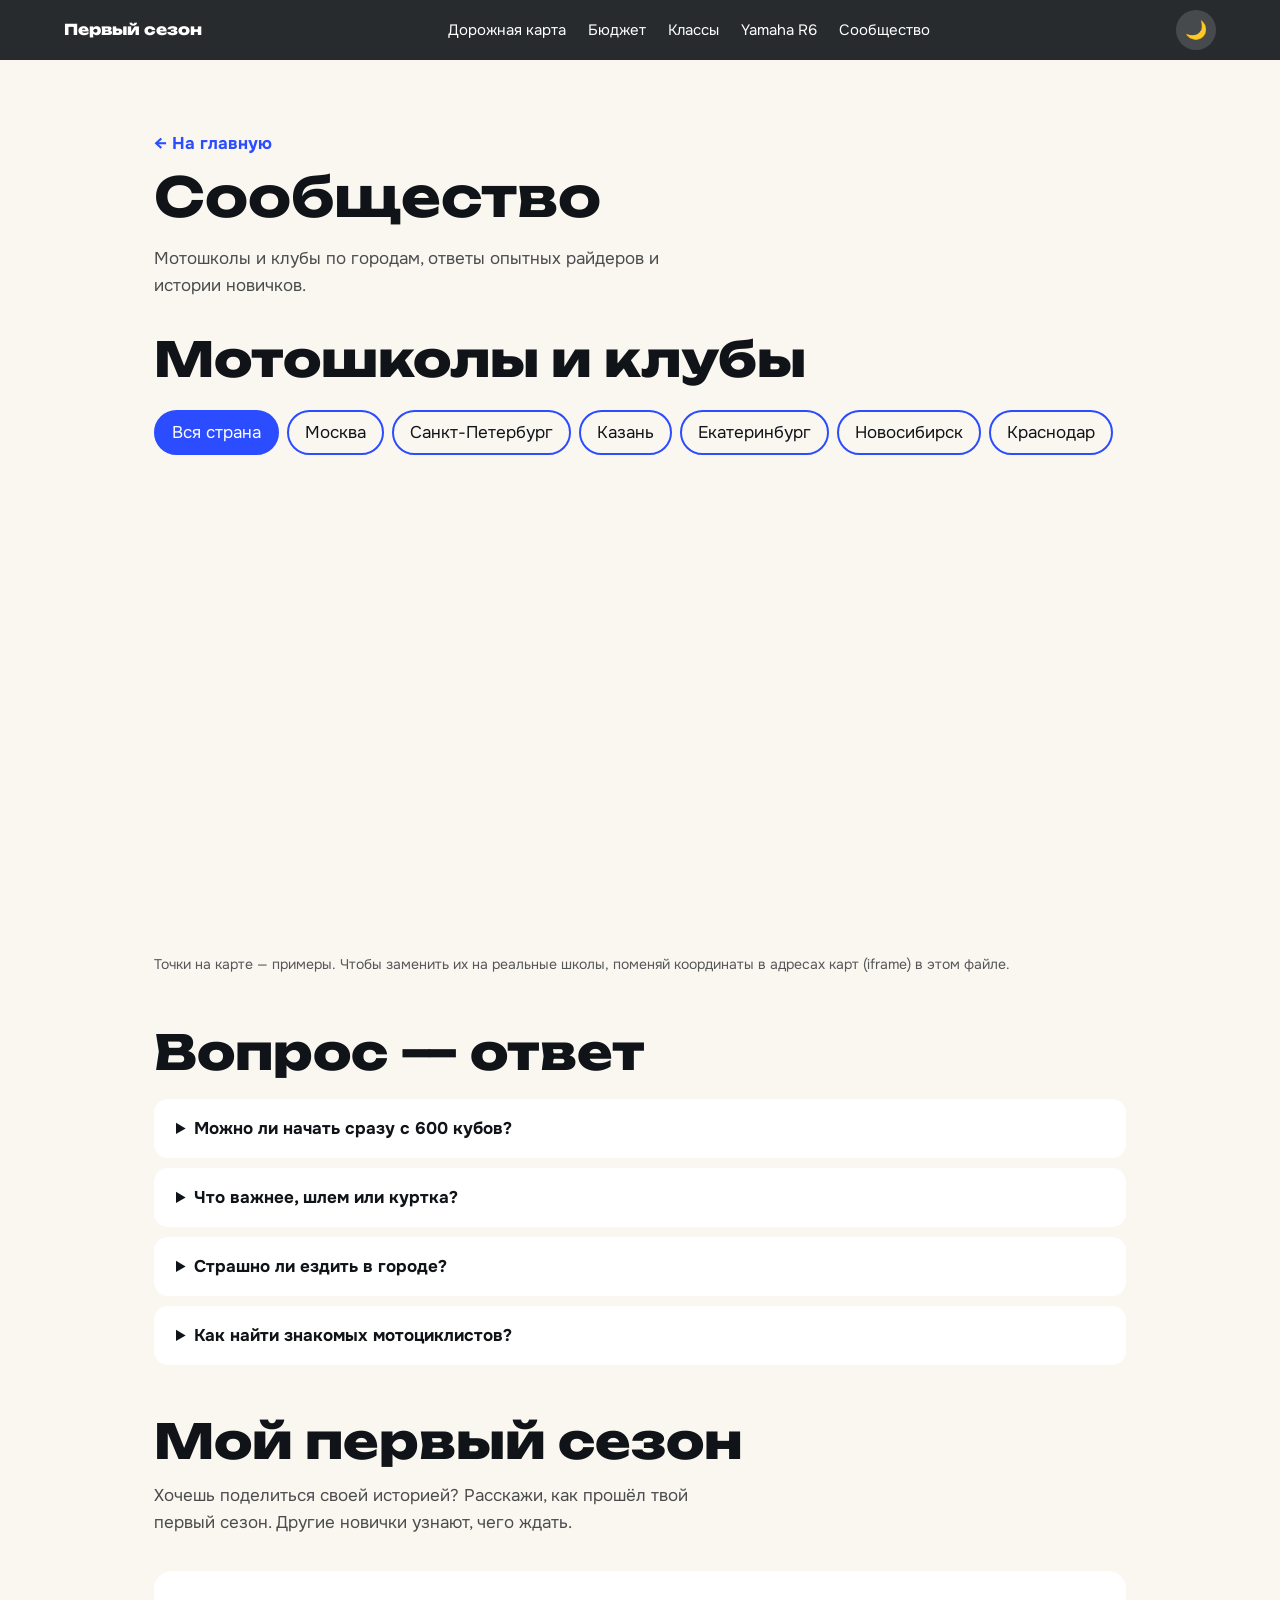
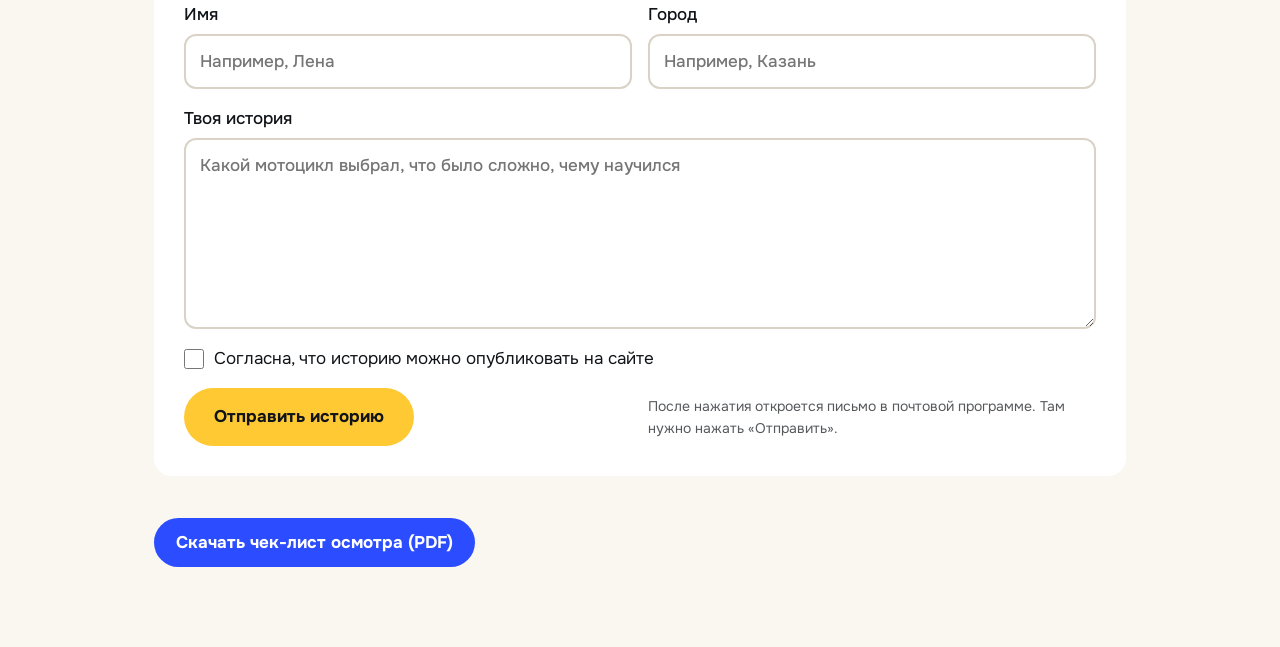
<file: community.html>
<!DOCTYPE html>
<html lang="ru">

<head>
  <meta charset="UTF-8">
  <meta name="viewport" content="width=device-width, initial-scale=1">
  <link
    href="https://fonts.googleapis.com/css2?family=Onest:wght@400;500;700&family=Unbounded:wght@500;800&display=swap"
    rel="stylesheet">
  <link rel="stylesheet" href="css/style.css">
  <title>Сообщество — Первый сезон</title>
</head>

<body>
  <input type="checkbox" id="themeSwitch" class="sr" aria-label="Тёмная тема">
  <header class="nav solid"><a class="logo" href="index.html">Первый сезон</a>
    <nav><a href="index.html#road">Дорожная карта</a><a href="index.html#budget">Бюджет</a><a
        href="index.html#classes">Классы</a><a href="index.html#r6">Yamaha R6</a><a href="community.html">Сообщество</a>
    </nav><label class="tg" for="themeSwitch" aria-label="Сменить тему"><span class="m">🌙</span><span
        class="s">☀️</span></label>
  </header>
  <main class="page wide-page">
    <a class="crumb" href="index.html">← На главную</a>
    <h1>Сообщество</h1>
    <p class="lead">Мотошколы и клубы по городам, ответы опытных райдеров и истории новичков.</p>
    <h2>Мотошколы и клубы</h2>
    <div class="mapbox">
      <div class="chips"><input type="radio" name="city" id="c0" class="sr" checked><label for="c0">Вся
          страна</label><input type="radio" name="city" id="c1" class="sr"><label for="c1">Москва</label><input
          type="radio" name="city" id="c2" class="sr"><label for="c2">Санкт-Петербург</label><input type="radio"
          name="city" id="c3" class="sr"><label for="c3">Казань</label><input type="radio" name="city" id="c4"
          class="sr"><label for="c4">Екатеринбург</label><input type="radio" name="city" id="c5" class="sr"><label
          for="c5">Новосибирск</label><input type="radio" name="city" id="c6" class="sr"><label
          for="c6">Краснодар</label></div>
      <iframe id="all" src="https://www.openstreetmap.org/export/embed.html?bbox=20%2C43%2C100%2C68&amp;layer=mapnik"
        title="Карта: Вся страна" loading="lazy"></iframe>
      <iframe id="msk"
        src="https://www.openstreetmap.org/export/embed.html?bbox=37.3673%2C55.6358%2C37.8673%2C55.8758&amp;layer=mapnik&amp;marker=55.7558%2C37.6173"
        title="Карта: Москва" loading="lazy"></iframe>
      <iframe id="spb"
        src="https://www.openstreetmap.org/export/embed.html?bbox=30.0851%2C59.8143%2C30.5851%2C60.0543&amp;layer=mapnik&amp;marker=59.9343%2C30.3351"
        title="Карта: Санкт-Петербург" loading="lazy"></iframe>
      <iframe id="kzn"
        src="https://www.openstreetmap.org/export/embed.html?bbox=48.8564%2C55.6761%2C49.3564%2C55.9161&amp;layer=mapnik&amp;marker=55.7961%2C49.1064"
        title="Карта: Казань" loading="lazy"></iframe>
      <iframe id="ekb"
        src="https://www.openstreetmap.org/export/embed.html?bbox=60.3557%2C56.7189%2C60.8557%2C56.9589&amp;layer=mapnik&amp;marker=56.8389%2C60.6057"
        title="Карта: Екатеринбург" loading="lazy"></iframe>
      <iframe id="nsk"
        src="https://www.openstreetmap.org/export/embed.html?bbox=82.6857%2C54.8884%2C83.1857%2C55.1284&amp;layer=mapnik&amp;marker=55.0084%2C82.9357"
        title="Карта: Новосибирск" loading="lazy"></iframe>
      <iframe id="krd"
        src="https://www.openstreetmap.org/export/embed.html?bbox=38.7253%2C44.9155%2C39.2253%2C45.1555&amp;layer=mapnik&amp;marker=45.0355%2C38.9753"
        title="Карта: Краснодар" loading="lazy"></iframe>
    </div>
    <p class="note">Точки на карте — примеры. Чтобы заменить их на реальные школы, поменяй координаты в адресах карт
      (iframe) в этом файле.</p>
    <h2 style="margin-top:50px">Вопрос — ответ</h2>
    <div class="qa">
      <details>
        <summary>Можно ли начать сразу с 600 кубов?</summary>
        <p>Технически можно, но риск ошибки выше. Начни с 250–400 см³ и через сезон решай, нужен ли тебе больше.</p>
      </details>
      <details>
        <summary>Что важнее, шлем или куртка?</summary>
        <p>Шлем. Но экипировка работает только вся вместе: шлем, перчатки, куртка, штаны, ботинки.</p>
      </details>
      <details>
        <summary>Страшно ли ездить в городе?</summary>
        <p>Сначала да. Тренируйся на площадке и тихих улицах, и страх превратится в внимательность.</p>
      </details>
      <details>
        <summary>Как найти знакомых мотоциклистов?</summary>
        <p>Загляни в местный клуб, на открытие сезона или в мотошколу. Новичкам там обычно рады.</p>
      </details>
    </div>
    <h2>Мой первый сезон</h2>
    <p class="lead">Хочешь поделиться своей историей? Расскажи, как прошёл твой первый сезон. Другие новички узнают,
      чего ждать.</p>
    <form class="story" action="mailto:urtican2007@gmail.com" method="post" enctype="text/plain">
      <label>Имя<input name="name" required maxlength="40" placeholder="Например, Лена"></label>
      <label>Город<input name="city" maxlength="40" placeholder="Например, Казань"></label>
      <label class="full">Твоя история<textarea name="story" required minlength="30" maxlength="1500" rows="6"
          placeholder="Какой мотоцикл выбрал, что было сложно, чему научился"></textarea></label>
      <label class="full chk"><input type="checkbox" name="ok" required> Согласна, что историю можно опубликовать на
        сайте</label>
      <button class="btn" type="submit">Отправить историю</button>
      <p class="note">После нажатия откроется письмо в почтовой программе. Там нужно нажать «Отправить».</p>
    </form>
    <a class="btn small" href="assets/checklist-osmotra.pdf" download>Скачать чек-лист осмотра (PDF)</a>
  </main>
</body>

</html>
</file>
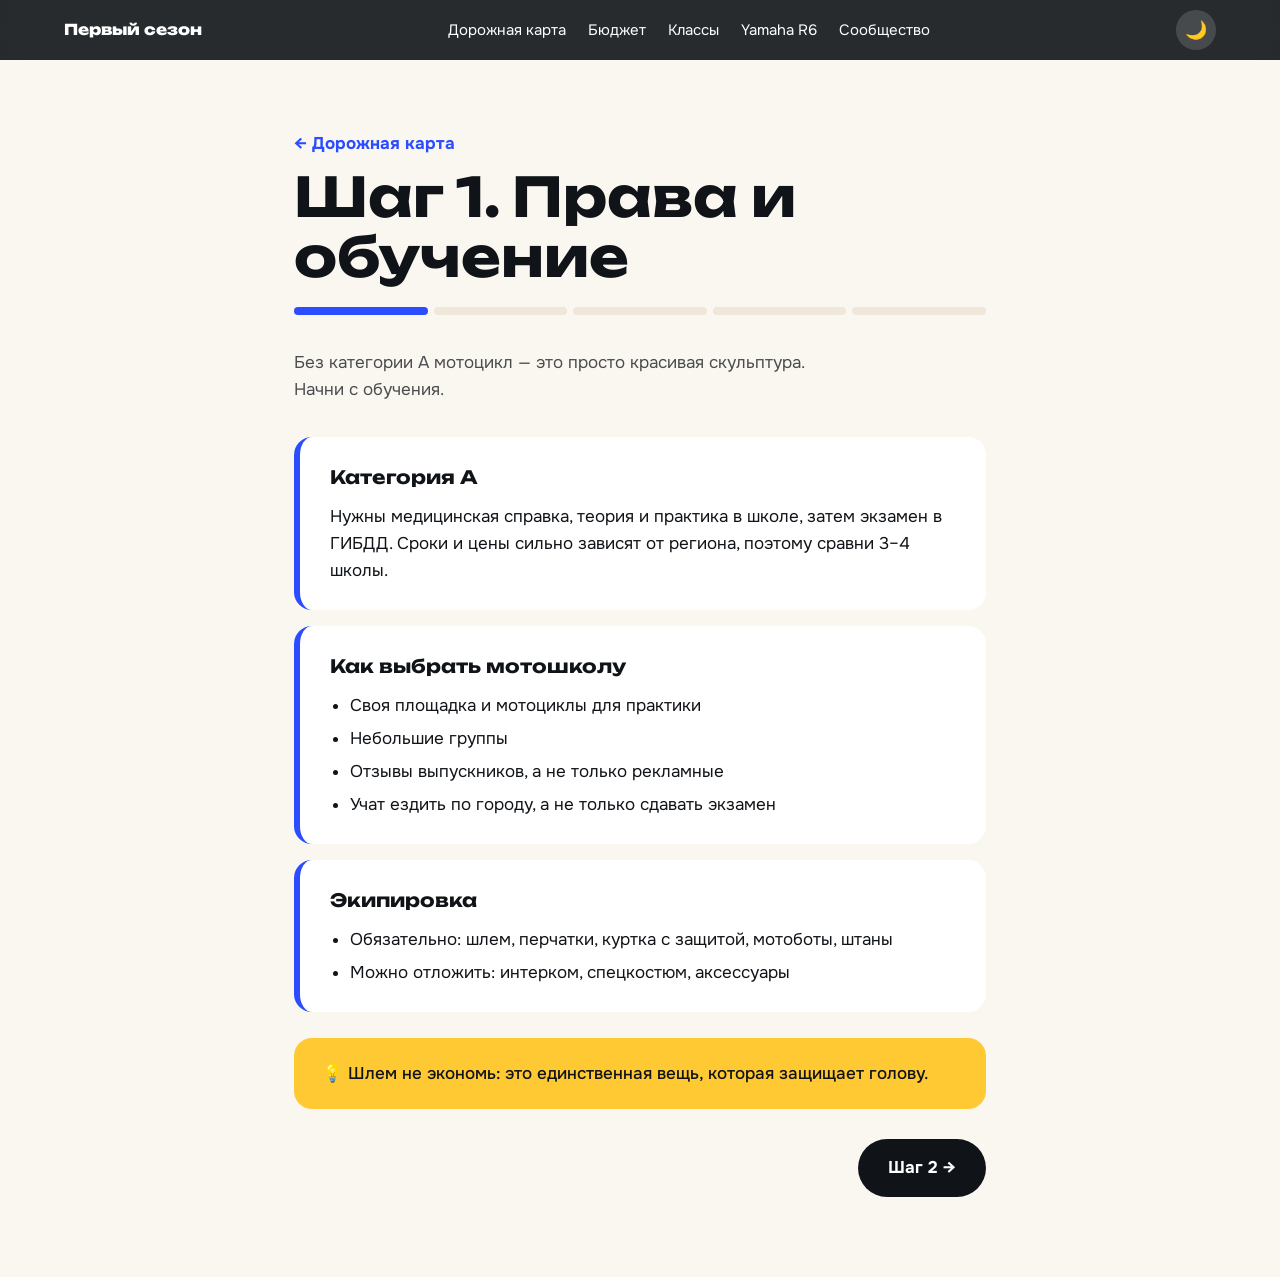
<file: step1.html>
<!DOCTYPE html>
<html lang="ru"><head><meta charset="UTF-8"><meta name="viewport" content="width=device-width, initial-scale=1"><link href="https://fonts.googleapis.com/css2?family=Onest:wght@400;500;700&family=Unbounded:wght@500;800&display=swap" rel="stylesheet"><link rel="stylesheet" href="css/style.css"><title>Шаг 1. Права и обучение — Первый сезон</title></head>
<body>
<input type="checkbox" id="themeSwitch" class="sr" aria-label="Тёмная тема">
<header class="nav solid"><a class="logo" href="index.html">Первый сезон</a><nav><a href="index.html#road">Дорожная карта</a><a href="index.html#budget">Бюджет</a><a href="index.html#classes">Классы</a><a href="index.html#r6">Yamaha R6</a><a href="community.html">Сообщество</a></nav><label class="tg" for="themeSwitch" aria-label="Сменить тему"><span class="m">🌙</span><span class="s">☀️</span></label></header>
<main class="page">
  <a class="crumb" href="index.html#road">← Дорожная карта</a>
  <h1>Шаг 1. Права и обучение</h1>
  <div class="pbar"><a href="step1.html" class="on" aria-label="Шаг 1"></a><a href="step2.html" class="" aria-label="Шаг 2"></a><a href="step3.html" class="" aria-label="Шаг 3"></a><a href="step4.html" class="" aria-label="Шаг 4"></a><a href="step5.html" class="" aria-label="Шаг 5"></a></div>
  <p class="lead">Без категории A мотоцикл — это просто красивая скульптура. Начни с обучения.</p>
  <div class="blk"><h3>Категория A</h3><p>Нужны медицинская справка, теория и практика в школе, затем экзамен в ГИБДД. Сроки и цены сильно зависят от региона, поэтому сравни 3–4 школы.</p></div>
  <div class="blk"><h3>Как выбрать мотошколу</h3><ul><li>Своя площадка и мотоциклы для практики</li><li>Небольшие группы</li><li>Отзывы выпускников, а не только рекламные</li><li>Учат ездить по городу, а не только сдавать экзамен</li></ul></div>
  <div class="blk"><h3>Экипировка</h3><ul><li>Обязательно: шлем, перчатки, куртка с защитой, мотоботы, штаны</li><li>Можно отложить: интерком, спецкостюм, аксессуары</li></ul></div>
  <div class="tip">💡 Шлем не экономь: это единственная вещь, которая защищает голову.</div>
  <div class="pager"><span></span><a class="btn" href="step2.html">Шаг 2 →</a></div>
</main>
</body></html>
</file>
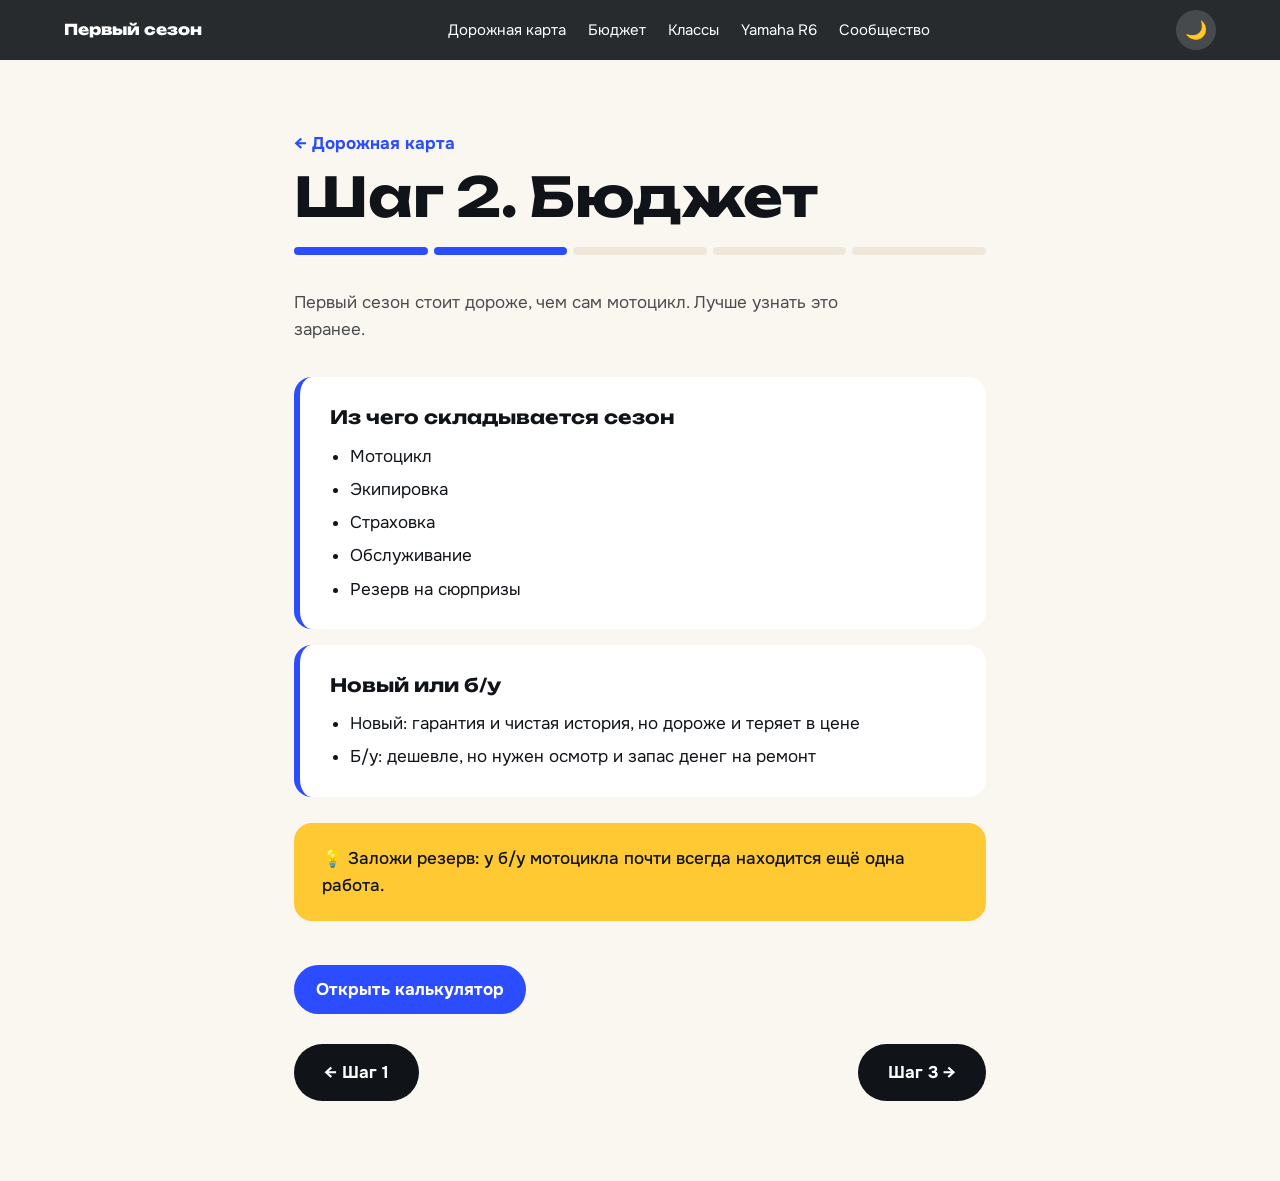
<file: step2.html>
<!DOCTYPE html>
<html lang="ru"><head><meta charset="UTF-8"><meta name="viewport" content="width=device-width, initial-scale=1"><link href="https://fonts.googleapis.com/css2?family=Onest:wght@400;500;700&family=Unbounded:wght@500;800&display=swap" rel="stylesheet"><link rel="stylesheet" href="css/style.css"><title>Шаг 2. Бюджет — Первый сезон</title></head>
<body>
<input type="checkbox" id="themeSwitch" class="sr" aria-label="Тёмная тема">
<header class="nav solid"><a class="logo" href="index.html">Первый сезон</a><nav><a href="index.html#road">Дорожная карта</a><a href="index.html#budget">Бюджет</a><a href="index.html#classes">Классы</a><a href="index.html#r6">Yamaha R6</a><a href="community.html">Сообщество</a></nav><label class="tg" for="themeSwitch" aria-label="Сменить тему"><span class="m">🌙</span><span class="s">☀️</span></label></header>
<main class="page">
  <a class="crumb" href="index.html#road">← Дорожная карта</a>
  <h1>Шаг 2. Бюджет</h1>
  <div class="pbar"><a href="step1.html" class="on" aria-label="Шаг 1"></a><a href="step2.html" class="on" aria-label="Шаг 2"></a><a href="step3.html" class="" aria-label="Шаг 3"></a><a href="step4.html" class="" aria-label="Шаг 4"></a><a href="step5.html" class="" aria-label="Шаг 5"></a></div>
  <p class="lead">Первый сезон стоит дороже, чем сам мотоцикл. Лучше узнать это заранее.</p>
  <div class="blk"><h3>Из чего складывается сезон</h3><ul><li>Мотоцикл</li><li>Экипировка</li><li>Страховка</li><li>Обслуживание</li><li>Резерв на сюрпризы</li></ul></div>
  <div class="blk"><h3>Новый или б/у</h3><ul><li>Новый: гарантия и чистая история, но дороже и теряет в цене</li><li>Б/у: дешевле, но нужен осмотр и запас денег на ремонт</li></ul></div>
  <div class="tip">💡 Заложи резерв: у б/у мотоцикла почти всегда находится ещё одна работа.</div>
  <a class="btn small" href="index.html#budget">Открыть калькулятор</a>
  <div class="pager"><a class="btn" href="step1.html">← Шаг 1</a><a class="btn" href="step3.html">Шаг 3 →</a></div>
</main>
</body></html>
</file>
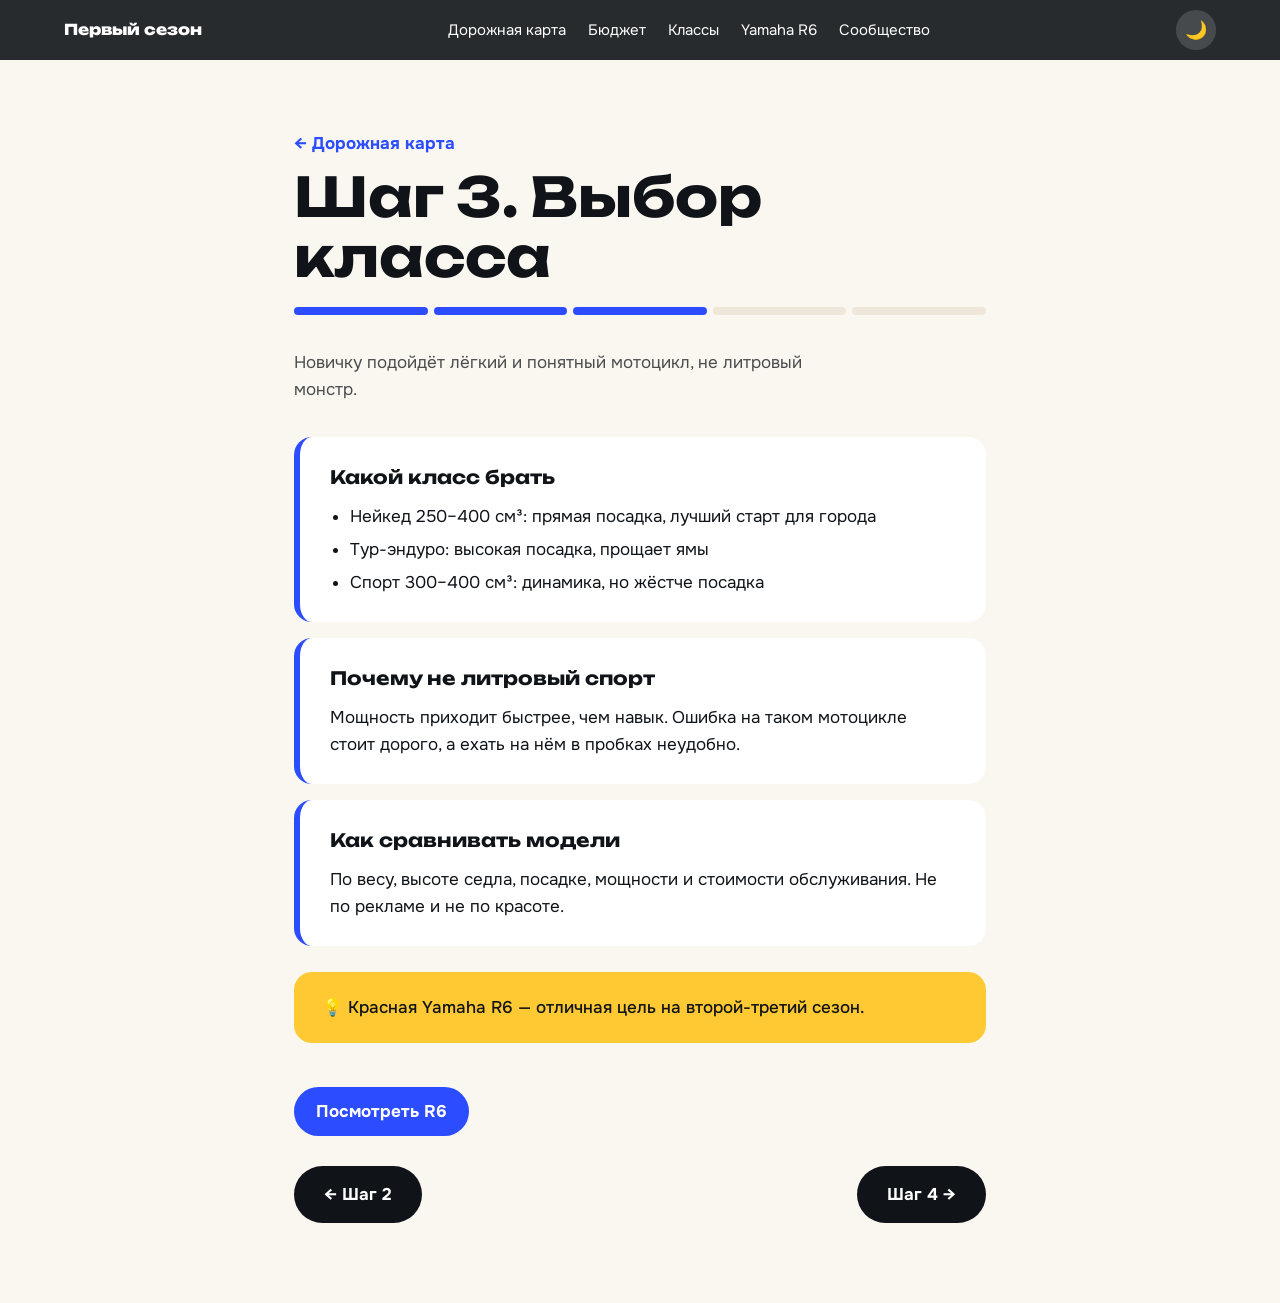
<file: step3.html>
<!DOCTYPE html>
<html lang="ru"><head><meta charset="UTF-8"><meta name="viewport" content="width=device-width, initial-scale=1"><link href="https://fonts.googleapis.com/css2?family=Onest:wght@400;500;700&family=Unbounded:wght@500;800&display=swap" rel="stylesheet"><link rel="stylesheet" href="css/style.css"><title>Шаг 3. Выбор класса — Первый сезон</title></head>
<body>
<input type="checkbox" id="themeSwitch" class="sr" aria-label="Тёмная тема">
<header class="nav solid"><a class="logo" href="index.html">Первый сезон</a><nav><a href="index.html#road">Дорожная карта</a><a href="index.html#budget">Бюджет</a><a href="index.html#classes">Классы</a><a href="index.html#r6">Yamaha R6</a><a href="community.html">Сообщество</a></nav><label class="tg" for="themeSwitch" aria-label="Сменить тему"><span class="m">🌙</span><span class="s">☀️</span></label></header>
<main class="page">
  <a class="crumb" href="index.html#road">← Дорожная карта</a>
  <h1>Шаг 3. Выбор класса</h1>
  <div class="pbar"><a href="step1.html" class="on" aria-label="Шаг 1"></a><a href="step2.html" class="on" aria-label="Шаг 2"></a><a href="step3.html" class="on" aria-label="Шаг 3"></a><a href="step4.html" class="" aria-label="Шаг 4"></a><a href="step5.html" class="" aria-label="Шаг 5"></a></div>
  <p class="lead">Новичку подойдёт лёгкий и понятный мотоцикл, не литровый монстр.</p>
  <div class="blk"><h3>Какой класс брать</h3><ul><li>Нейкед 250–400 см³: прямая посадка, лучший старт для города</li><li>Тур-эндуро: высокая посадка, прощает ямы</li><li>Спорт 300–400 см³: динамика, но жёстче посадка</li></ul></div>
  <div class="blk"><h3>Почему не литровый спорт</h3><p>Мощность приходит быстрее, чем навык. Ошибка на таком мотоцикле стоит дорого, а ехать на нём в пробках неудобно.</p></div>
  <div class="blk"><h3>Как сравнивать модели</h3><p>По весу, высоте седла, посадке, мощности и стоимости обслуживания. Не по рекламе и не по красоте.</p></div>
  <div class="tip">💡 Красная Yamaha R6 — отличная цель на второй-третий сезон.</div>
  <a class="btn small" href="index.html#r6">Посмотреть R6</a>
  <div class="pager"><a class="btn" href="step2.html">← Шаг 2</a><a class="btn" href="step4.html">Шаг 4 →</a></div>
</main>
</body></html>
</file>
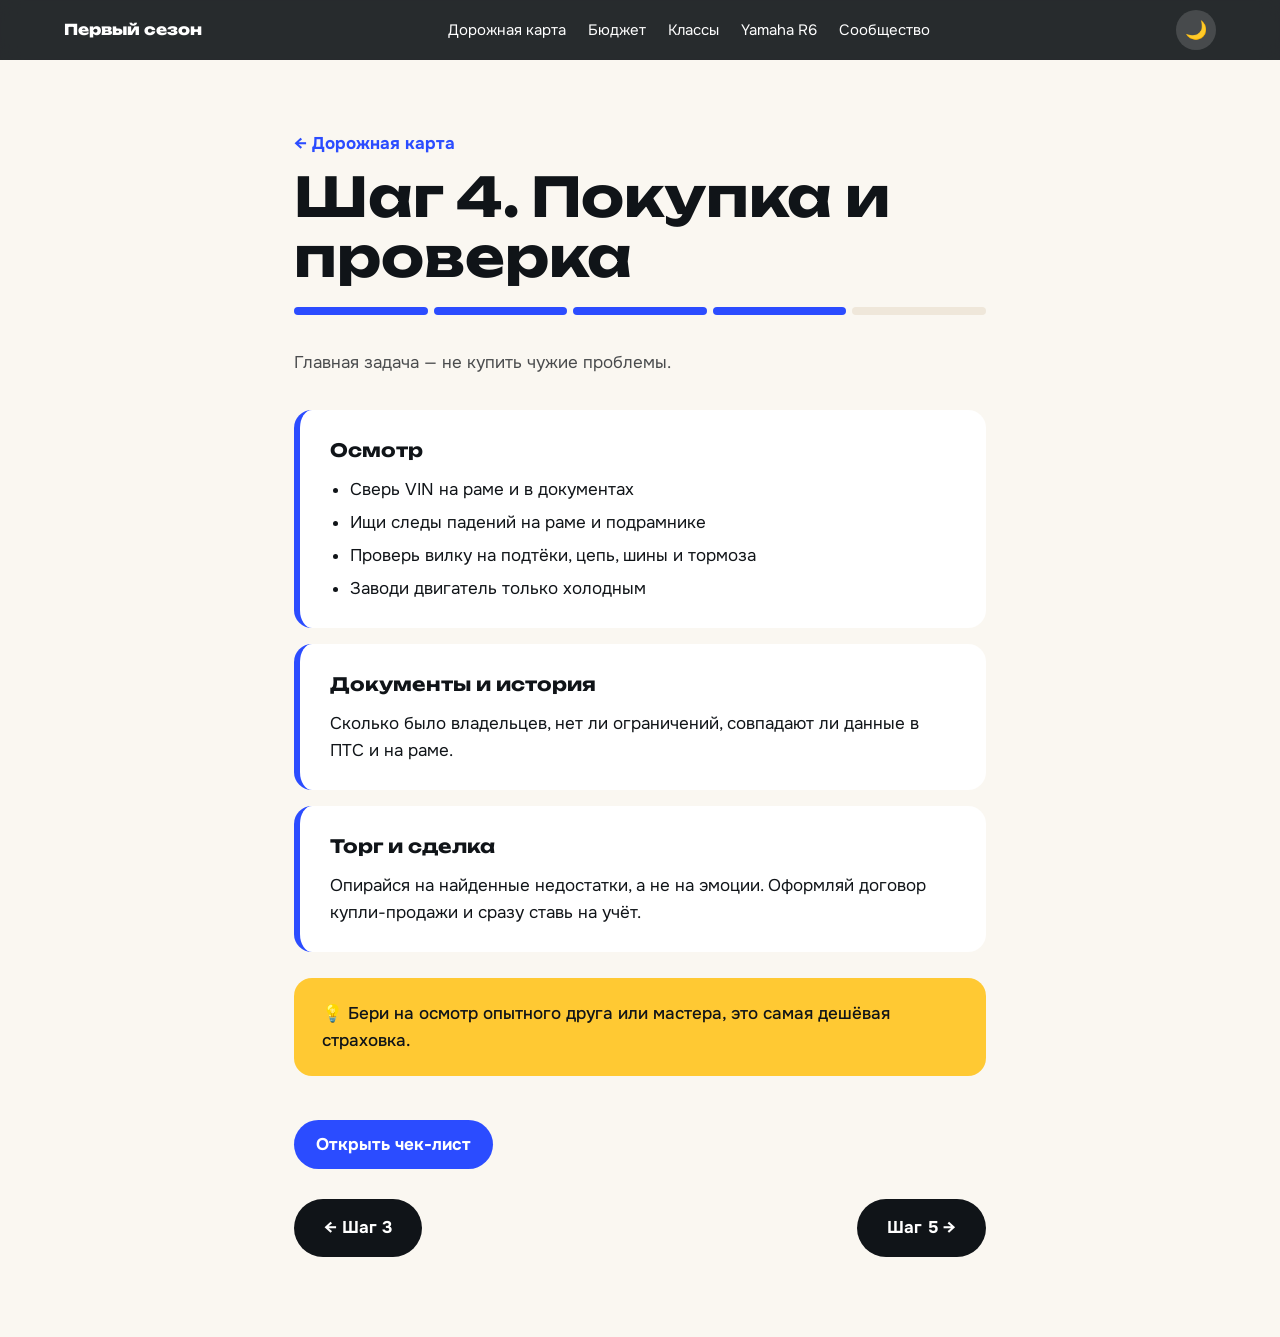
<file: step4.html>
<!DOCTYPE html>
<html lang="ru"><head><meta charset="UTF-8"><meta name="viewport" content="width=device-width, initial-scale=1"><link href="https://fonts.googleapis.com/css2?family=Onest:wght@400;500;700&family=Unbounded:wght@500;800&display=swap" rel="stylesheet"><link rel="stylesheet" href="css/style.css"><title>Шаг 4. Покупка и проверка — Первый сезон</title></head>
<body>
<input type="checkbox" id="themeSwitch" class="sr" aria-label="Тёмная тема">
<header class="nav solid"><a class="logo" href="index.html">Первый сезон</a><nav><a href="index.html#road">Дорожная карта</a><a href="index.html#budget">Бюджет</a><a href="index.html#classes">Классы</a><a href="index.html#r6">Yamaha R6</a><a href="community.html">Сообщество</a></nav><label class="tg" for="themeSwitch" aria-label="Сменить тему"><span class="m">🌙</span><span class="s">☀️</span></label></header>
<main class="page">
  <a class="crumb" href="index.html#road">← Дорожная карта</a>
  <h1>Шаг 4. Покупка и проверка</h1>
  <div class="pbar"><a href="step1.html" class="on" aria-label="Шаг 1"></a><a href="step2.html" class="on" aria-label="Шаг 2"></a><a href="step3.html" class="on" aria-label="Шаг 3"></a><a href="step4.html" class="on" aria-label="Шаг 4"></a><a href="step5.html" class="" aria-label="Шаг 5"></a></div>
  <p class="lead">Главная задача — не купить чужие проблемы.</p>
  <div class="blk"><h3>Осмотр</h3><ul><li>Сверь VIN на раме и в документах</li><li>Ищи следы падений на раме и подрамнике</li><li>Проверь вилку на подтёки, цепь, шины и тормоза</li><li>Заводи двигатель только холодным</li></ul></div>
  <div class="blk"><h3>Документы и история</h3><p>Сколько было владельцев, нет ли ограничений, совпадают ли данные в ПТС и на раме.</p></div>
  <div class="blk"><h3>Торг и сделка</h3><p>Опирайся на найденные недостатки, а не на эмоции. Оформляй договор купли-продажи и сразу ставь на учёт.</p></div>
  <div class="tip">💡 Бери на осмотр опытного друга или мастера, это самая дешёвая страховка.</div>
  <a class="btn small" href="index.html#check">Открыть чек-лист</a>
  <div class="pager"><a class="btn" href="step3.html">← Шаг 3</a><a class="btn" href="step5.html">Шаг 5 →</a></div>
</main>
</body></html>
</file>
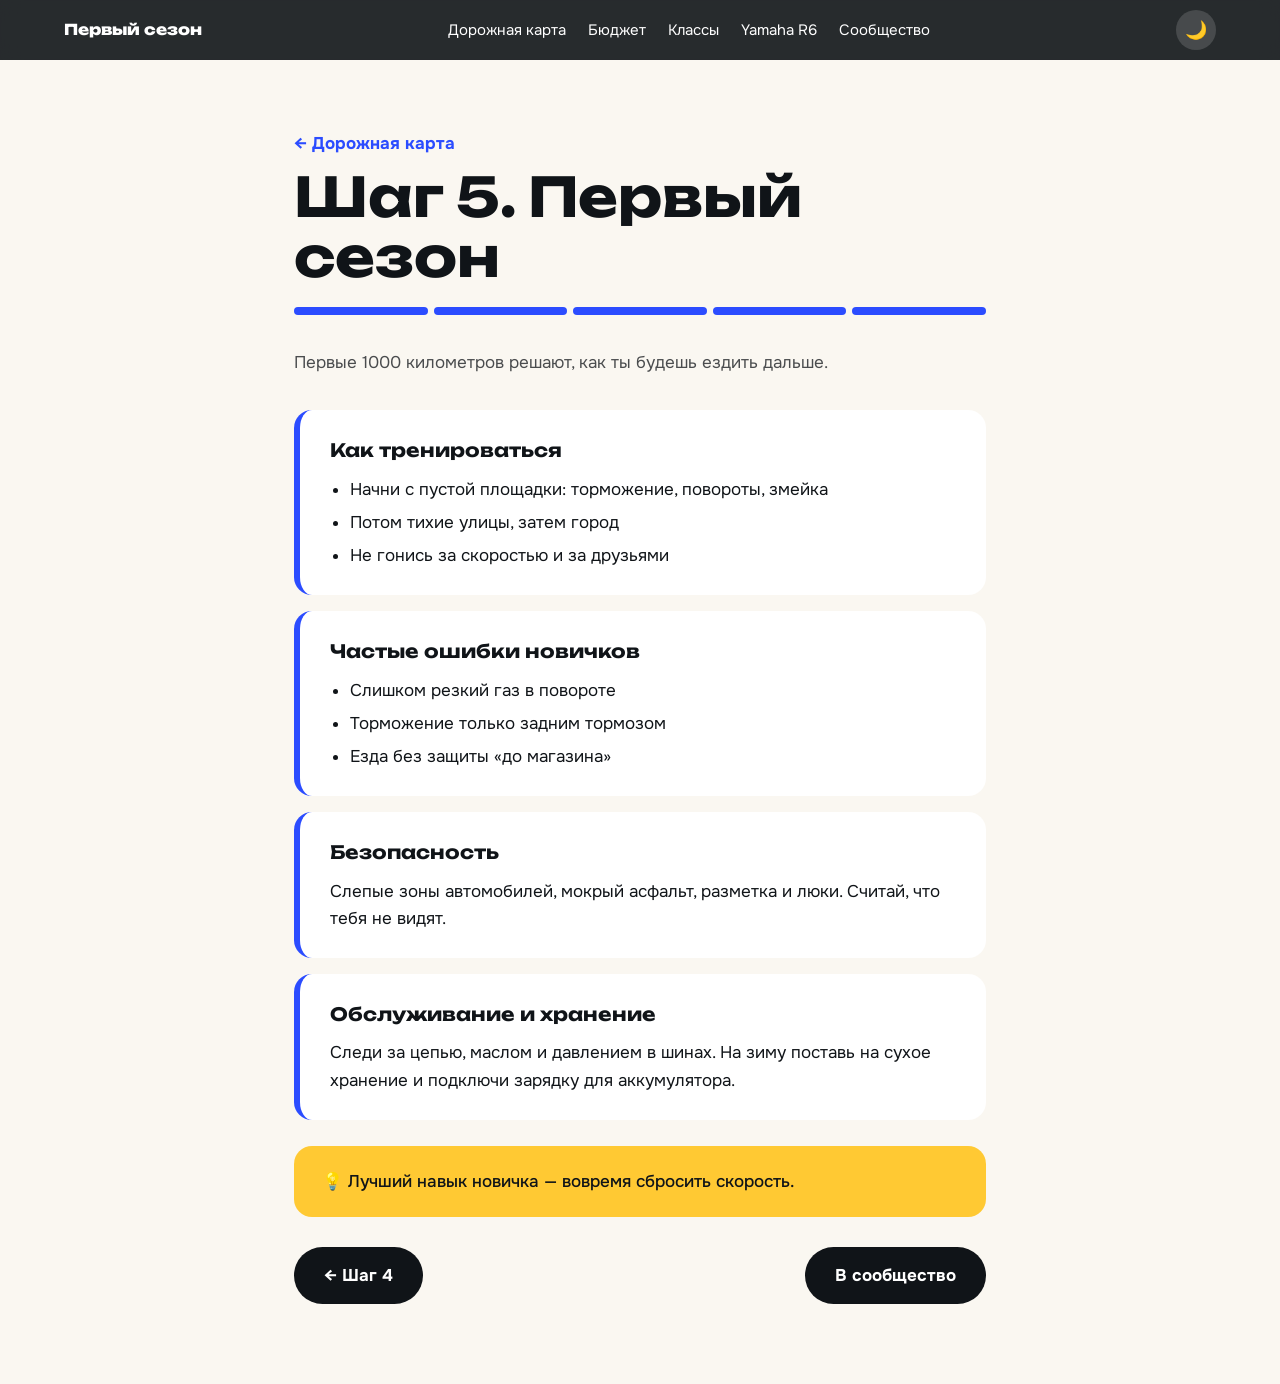
<file: step5.html>
<!DOCTYPE html>
<html lang="ru"><head><meta charset="UTF-8"><meta name="viewport" content="width=device-width, initial-scale=1"><link href="https://fonts.googleapis.com/css2?family=Onest:wght@400;500;700&family=Unbounded:wght@500;800&display=swap" rel="stylesheet"><link rel="stylesheet" href="css/style.css"><title>Шаг 5. Первый сезон — Первый сезон</title></head>
<body>
<input type="checkbox" id="themeSwitch" class="sr" aria-label="Тёмная тема">
<header class="nav solid"><a class="logo" href="index.html">Первый сезон</a><nav><a href="index.html#road">Дорожная карта</a><a href="index.html#budget">Бюджет</a><a href="index.html#classes">Классы</a><a href="index.html#r6">Yamaha R6</a><a href="community.html">Сообщество</a></nav><label class="tg" for="themeSwitch" aria-label="Сменить тему"><span class="m">🌙</span><span class="s">☀️</span></label></header>
<main class="page">
  <a class="crumb" href="index.html#road">← Дорожная карта</a>
  <h1>Шаг 5. Первый сезон</h1>
  <div class="pbar"><a href="step1.html" class="on" aria-label="Шаг 1"></a><a href="step2.html" class="on" aria-label="Шаг 2"></a><a href="step3.html" class="on" aria-label="Шаг 3"></a><a href="step4.html" class="on" aria-label="Шаг 4"></a><a href="step5.html" class="on" aria-label="Шаг 5"></a></div>
  <p class="lead">Первые 1000 километров решают, как ты будешь ездить дальше.</p>
  <div class="blk"><h3>Как тренироваться</h3><ul><li>Начни с пустой площадки: торможение, повороты, змейка</li><li>Потом тихие улицы, затем город</li><li>Не гонись за скоростью и за друзьями</li></ul></div>
  <div class="blk"><h3>Частые ошибки новичков</h3><ul><li>Слишком резкий газ в повороте</li><li>Торможение только задним тормозом</li><li>Езда без защиты «до магазина»</li></ul></div>
  <div class="blk"><h3>Безопасность</h3><p>Слепые зоны автомобилей, мокрый асфальт, разметка и люки. Считай, что тебя не видят.</p></div>
  <div class="blk"><h3>Обслуживание и хранение</h3><p>Следи за цепью, маслом и давлением в шинах. На зиму поставь на сухое хранение и подключи зарядку для аккумулятора.</p></div>
  <div class="tip">💡 Лучший навык новичка — вовремя сбросить скорость.</div>
  <div class="pager"><a class="btn" href="step4.html">← Шаг 4</a><a class="btn" href="community.html">В сообщество</a></div>
</main>
</body></html>
</file>
<file: css/style.css>
:root{
  --ink:#101418; --sand:#efe7da; --blue:#2b4cff; --sun:#ffc933; --paper:#faf7f1;
  --r:18px;
}
*{box-sizing:border-box;margin:0;padding:0}
html{scroll-behavior:smooth;scroll-padding-top:70px}
body{font-family:'Onest',system-ui,sans-serif;color:var(--ink);background:var(--paper);line-height:1.6;font-size:17px}
img{display:block;max-width:100%}
h1,h2,h3,.logo,.stats b,.step i{font-family:'Unbounded','Onest',sans-serif}
:focus-visible{outline:3px solid var(--sun);outline-offset:3px}

/* nav */
.nav{position:fixed;inset:0 0 auto;z-index:20;display:flex;justify-content:space-between;align-items:center;padding:14px 5vw;color:#fff;transition:.35s}
.nav.solid{background:rgba(16,20,24,.9);backdrop-filter:blur(10px);padding-block:10px}
.nav nav{display:flex;gap:22px}
.nav a{color:inherit;text-decoration:none;font-size:15px}
.nav nav a:hover{color:var(--sun)}
.logo{font-weight:800;font-size:18px}

/* hero */
.hero{position:relative;min-height:100svh;display:grid;align-content:end;gap:40px;padding:0 5vw 5vh;color:#fff;overflow:hidden;background:linear-gradient(135deg,#2b4cff,#101418)}
.hero-media{position:absolute;inset:-5% 0;width:100%;height:110%;object-fit:cover;animation:kb 18s ease-in-out infinite alternate}
@keyframes kb{from{transform:scale(1)}to{transform:scale(1.12) translateX(-2%)}}
.hero-shade{position:absolute;inset:0;background:linear-gradient(180deg,rgba(16,20,24,.35),rgba(16,20,24,.85))}
.hero-text,.stats{position:relative}
.hero h1{font-weight:800;font-size:clamp(2.4rem,8vw,6.5rem);line-height:1;letter-spacing:-.02em}
.hero h1 span{display:block;overflow:hidden;animation:rise .9s cubic-bezier(.2,.8,.2,1) both}
.hero h1 span:nth-child(2){animation-delay:.15s;color:var(--sun)}
.hero h1 span:nth-child(3){animation-delay:.3s}
@keyframes rise{from{transform:translateY(100%);opacity:0}to{transform:none;opacity:1}}
.hero p{max-width:520px;margin:22px 0 28px;font-size:1.15rem;opacity:.92;animation:rise 1s .5s both}
.btn{display:inline-block;background:var(--sun);color:var(--ink);padding:15px 30px;border-radius:99px;font-weight:700;text-decoration:none;transition:transform .2s,box-shadow .2s}
.btn:hover{transform:translateY(-3px);box-shadow:0 12px 30px rgba(255,201,51,.4)}
.stats{display:flex;flex-wrap:wrap;gap:12px 40px;border-top:1px solid rgba(255,255,255,.3);padding-top:20px;font-size:14px}
.stats b{display:block;font-size:2rem;color:var(--sun)}

/* sections */
.sec{padding:110px 5vw;max-width:1200px;margin:auto}
.sec.dark,.sec.soft{max-width:none;padding-inline:max(5vw,calc((100vw - 1200px)/2))}
.sec.dark{background:var(--ink);color:#fff}
.sec.soft{background:var(--sand)}
h2{font-size:clamp(1.8rem,4vw,3rem);line-height:1.1;margin-bottom:14px;font-weight:800}
.lead{max-width:560px;opacity:.75;margin-bottom:40px}

/* road */
.roadline{position:relative;margin-bottom:10px}
.roadline svg{display:block;width:100%;height:auto;overflow:visible}
#roadPath{fill:none;stroke:var(--ink);stroke-width:34;stroke-linecap:round;vector-effect:non-scaling-stroke}
#roadDash{fill:none;stroke:var(--sun);stroke-width:3;stroke-dasharray:14 14;animation:dash 1.2s linear infinite}
@keyframes dash{to{stroke-dashoffset:-28}}
.rider{position:absolute;left:0;top:0;font-size:36px;transform:translate(-50%,-60%) scaleX(-1);filter:drop-shadow(0 6px 4px rgba(0,0,0,.3));will-change:left,top}
.steps{display:grid;grid-template-columns:repeat(5,1fr);gap:12px}
.step{font:inherit;font-weight:500;text-align:left;border:2px solid var(--ink);background:transparent;color:inherit;padding:16px;border-radius:var(--r);cursor:pointer;display:grid;gap:10px;transition:.25s}
.step i{font-style:normal;width:34px;height:34px;border-radius:50%;background:var(--ink);color:#fff;display:grid;place-items:center;font-size:14px}
.step:hover{transform:translateY(-4px)}
.step.done{border-color:var(--blue)}
.step.done i{background:var(--blue)}
.step.active{background:var(--blue);border-color:var(--blue);color:#fff}
.step.active i{background:var(--sun);color:var(--ink)}
.progress{height:6px;background:var(--sand);border-radius:9px;margin:22px 0;overflow:hidden}
#bar{height:100%;width:20%;background:var(--blue);transition:width .6s cubic-bezier(.2,.8,.2,1)}
.panel{background:#fff;border-radius:var(--r);padding:34px;display:grid;grid-template-columns:1fr 1fr;gap:30px;box-shadow:0 20px 50px -25px rgba(16,20,24,.35);min-height:230px}
.panel.swap{animation:swap .45s both}
@keyframes swap{from{opacity:0;transform:translateX(24px)}to{opacity:1;transform:none}}
.panel h3{font-size:1.4rem;margin-bottom:10px}
.panel ul{list-style:none;display:grid;gap:10px}
.panel li{padding-left:28px;position:relative}
.panel li::before{content:"✓";position:absolute;left:0;color:var(--blue);font-weight:700}

/* calc */
.calc{display:grid;grid-template-columns:1.2fr 1fr;gap:40px;align-items:start}
.calc-in{display:grid;gap:22px}
.calc label{display:grid;grid-template-columns:1fr auto;gap:6px 12px;font-weight:500}
.calc input{grid-column:1/-1;width:100%;accent-color:var(--sun);height:6px}
.calc output{color:var(--sun);font-weight:700}
.calc-out{background:var(--blue);border-radius:var(--r);padding:34px;display:grid;gap:14px;position:sticky;top:90px}
.calc-out strong{font-family:'Unbounded',sans-serif;font-size:clamp(2rem,4vw,3rem);line-height:1.1}
.split{display:flex;height:14px;border-radius:9px;overflow:hidden;background:rgba(255,255,255,.2)}
.split div{transition:width .4s}
.calc-out small{opacity:.8}

/* gallery */
.gallery{display:grid;grid-template-columns:repeat(4,1fr);grid-auto-rows:260px;gap:16px}
.card{position:relative;border-radius:var(--r);overflow:hidden;background:linear-gradient(135deg,var(--blue),var(--ink));color:#fff}
.card.big{grid-column:span 2;grid-row:span 2}
.card.wide{grid-column:span 4;grid-row:span 1}
.card img{position:absolute;inset:0;width:100%;height:100%;object-fit:cover;transition:transform .8s cubic-bezier(.2,.8,.2,1)}
.card:hover img{transform:scale(1.08)}
.card div{position:absolute;inset:auto 0 0;padding:22px;background:linear-gradient(transparent,rgba(16,20,24,.9))}
.card h3{font-size:1.05rem;margin-bottom:4px}
.card p{font-size:14px;opacity:.9}

/* checklist */
.check-wrap{display:grid;grid-template-columns:1fr 200px;gap:40px;align-items:start}
.check{list-style:none;display:grid;gap:10px}
.check label{display:flex;gap:14px;align-items:center;background:#fff;padding:14px 18px;border-radius:14px;cursor:pointer;transition:.2s}
.check label:hover{transform:translateX(6px)}
.check input{width:22px;height:22px;accent-color:var(--blue)}
.check input:checked+span{text-decoration:line-through;opacity:.5}
.ring{position:sticky;top:90px;display:grid;place-items:center}
.ring svg{width:180px;transform:rotate(-90deg)}
.ring circle{fill:none;stroke:#fff;stroke-width:10}
.ring #ringFg{stroke:var(--blue);stroke-linecap:round;stroke-dasharray:327;stroke-dashoffset:327;transition:stroke-dashoffset .6s}
.ring b{position:absolute;font-family:'Unbounded',sans-serif;font-size:1.7rem}

/* stories */
.stories{display:grid;grid-template-columns:repeat(3,1fr);gap:20px;margin-top:30px}
blockquote{background:#fff;padding:30px;border-radius:var(--r);border-top:6px solid var(--sun);transition:transform .3s}
blockquote:hover{transform:rotate(-1.2deg) translateY(-6px)}
blockquote p{margin-bottom:16px}
cite{font-style:normal;font-weight:700;color:var(--blue)}

footer{background:var(--ink);color:#fff;padding:50px 5vw;display:grid;gap:8px;text-align:center}
footer span{opacity:.7}

/* появление блоков */
.rv{opacity:0;transform:translateY(30px);transition:opacity .8s,transform .8s cubic-bezier(.2,.8,.2,1)}
.rv.in{opacity:1;transform:none}

@media(max-width:860px){
  .nav nav{display:none}
  .steps{grid-template-columns:1fr 1fr}
  .panel,.calc,.check-wrap,.stories{grid-template-columns:1fr}
  .gallery{grid-template-columns:1fr 1fr;grid-auto-rows:220px}
  .card.big,.card.wide{grid-column:span 2}
  .card.big{grid-row:span 1}
  .calc-out,.ring{position:static}
  .sec{padding-block:70px}
}
@media(prefers-reduced-motion:reduce){
  *,*::before,*::after{animation:none!important;transition:none!important}
  .rv{opacity:1;transform:none}
}

/* ===== кнопка темы ===== */
.tg{background:rgba(255,255,255,.15);border:0;border-radius:50%;width:40px;height:40px;font-size:18px;cursor:pointer;transition:transform .3s}
.tg:hover{transform:rotate(25deg) scale(1.1)}

/* ===== тёмная тема ===== */
html:has(#themeSwitch:checked){--paper:#0e1116;--sand:#171c24}
html:has(#themeSwitch:checked) body{color:#e9e6df}
html:has(#themeSwitch:checked) .panel,html:has(#themeSwitch:checked) .check label,html:has(#themeSwitch:checked) blockquote,html:has(#themeSwitch:checked) .qa details{background:#1b212b}
html:has(#themeSwitch:checked) .step{border-color:#3a4352}
html:has(#themeSwitch:checked) .step i{background:#3a4352}
html:has(#themeSwitch:checked) #roadPath{stroke:#2a3140}
html:has(#themeSwitch:checked) .sec.dark,html:has(#themeSwitch:checked) footer{background:#07090c}
html:has(#themeSwitch:checked) .ring circle{stroke:#2a3140}
html:has(#themeSwitch:checked) .ring #ringFg{stroke:var(--sun)}
html:has(#themeSwitch:checked) .progress{background:#1b212b}
html:has(#themeSwitch:checked) .btn.small{background:var(--sun);color:var(--ink)}
html:has(#themeSwitch:checked) .leaflet-tile-pane{filter:invert(1) hue-rotate(180deg) brightness(.9) contrast(.9)}

.btn.small{margin-top:18px;padding:11px 22px;background:var(--blue);color:#fff}

/* ===== Yamaha R6 ===== */
.r6-in{display:grid;grid-template-columns:1.1fr 1fr;gap:50px;align-items:center}
.r6-img{position:relative;aspect-ratio:4/3;border-radius:var(--r);overflow:hidden;background:radial-gradient(circle at 30% 30%,#ff3b30,#8a0a0a 60%,#240303);box-shadow:0 0 80px -10px rgba(230,30,30,.55);animation:glow 3s ease-in-out infinite alternate}
.r6-img span{position:absolute;inset:0;display:grid;place-items:center;font:800 clamp(6rem,18vw,12rem)/1 'Unbounded',sans-serif;color:rgba(255,255,255,.14)}
.r6-img img{position:absolute;inset:0;width:100%;height:100%;object-fit:cover}
@keyframes glow{to{box-shadow:0 0 130px 0 rgba(230,30,30,.85)}}
.specs{list-style:none;display:grid;grid-template-columns:repeat(3,1fr);gap:12px;margin:22px 0}
.specs li{border:1px solid rgba(255,255,255,.2);border-radius:14px;padding:14px;font-size:14px}
.specs b{display:block;font-family:'Unbounded',sans-serif;color:#ff5a4d;font-size:1.05rem}

/* ===== страницы шагов и сообщество ===== */
.page{padding:130px 5vw 80px;max-width:820px;margin:auto}
.page h1{font-size:clamp(2rem,5vw,3.4rem);line-height:1.1;margin:10px 0 18px}
.page .lead{margin-bottom:34px}
.crumb{color:var(--blue);font-weight:700;text-decoration:none}
.pbar{display:flex;gap:6px;margin:20px 0 34px}
.pbar a{flex:1;height:8px;border-radius:9px;background:var(--sand)}
.pbar a.on{background:var(--blue)}
.blk{background:#fff;border-radius:var(--r);padding:26px 30px;margin-bottom:16px;border-left:6px solid var(--blue)}
html:has(#themeSwitch:checked) .blk{background:#1b212b}
.blk h3{margin-bottom:10px;font-size:1.15rem}
.blk ul{padding-left:20px;display:grid;gap:6px}
.tip{background:var(--sun);color:var(--ink);border-radius:var(--r);padding:22px 28px;margin:26px 0;font-weight:500}
.pager{display:flex;justify-content:space-between;gap:12px;flex-wrap:wrap;margin-top:30px}
.pager .btn{background:var(--ink);color:#fff}
html:has(#themeSwitch:checked) .pager .btn{background:var(--sun);color:var(--ink)}
.wide-page{max-width:1100px}
#map{height:460px;border-radius:var(--r);margin:24px 0;z-index:1}
.chips{display:flex;flex-wrap:wrap;gap:8px;margin-bottom:6px}
.chips button{font:inherit;border:2px solid var(--blue);background:transparent;color:inherit;padding:7px 16px;border-radius:99px;cursor:pointer;transition:.2s}
.chips button.on,.chips button:hover{background:var(--blue);color:#fff}
.note{font-size:14px;opacity:.7}
.qa{display:grid;gap:10px;margin:20px 0 50px}
.qa details{background:#fff;border-radius:14px;padding:16px 22px;cursor:pointer}
.qa summary{font-weight:700}
.qa p{margin-top:10px;opacity:.85}
@media(max-width:860px){.r6-in{grid-template-columns:1fr}.specs{grid-template-columns:1fr}.nav nav{display:none}}

/* ===== форма историй ===== */
.story{display:grid;grid-template-columns:1fr 1fr;gap:16px;background:#fff;padding:30px;border-radius:var(--r);margin-bottom:24px}
html:has(#themeSwitch:checked) .story{background:#1b212b}
.story label{display:grid;gap:6px;font-weight:500}
.story .full{grid-column:1/-1}
.story input:not([type=checkbox]),.story textarea{font:inherit;padding:12px 14px;border:2px solid #d9d3c7;border-radius:12px;background:transparent;color:inherit;transition:border-color .2s}
.story input:focus,.story textarea:focus{outline:none;border-color:var(--blue)}
.story .chk{display:flex;gap:10px;align-items:center;font-weight:400}
.story .chk input{width:20px;height:20px;accent-color:var(--blue)}
.story .btn{border:0;cursor:pointer;font:inherit;font-weight:700;justify-self:start}
.story .note{align-self:center;margin:0}
.story .note.ok{color:#1a8a4a;opacity:1;font-weight:700}
.story .note.err{color:#d03030;opacity:1;font-weight:700}
.btn.dl{margin-bottom:28px}
@media(max-width:860px){.story{grid-template-columns:1fr}}

/* ===== шаги дорожной карты — ссылки на страницы ===== */
a.step{text-decoration:none;align-content:start}
.step b{font-size:1.02rem;line-height:1.25}
.step small{opacity:.75;font-size:14px;line-height:1.4;font-weight:400}
.step em{font-style:normal;font-weight:700;color:var(--blue);margin-top:4px}
a.step:hover{background:var(--blue);border-color:var(--blue);color:#fff;transform:translateY(-6px);box-shadow:0 18px 30px -14px rgba(43,76,255,.6)}
a.step:hover em{color:var(--sun)}
a.step:hover i{background:var(--sun);color:var(--ink)}
html:has(#themeSwitch:checked) a.step em{color:var(--sun)}
.road-cta{margin-top:30px}

/* фото R6 вертикальное */
.r6-img{aspect-ratio:4/5;max-height:680px;justify-self:center;width:100%}
.r6-img img{object-position:center 40%}


/* ================= версия без JavaScript ================= */
.sr{position:absolute;opacity:0;width:1px;height:1px;pointer-events:none}
.tg{display:grid;place-items:center;cursor:pointer}
.tg .s{display:none}
html:has(#themeSwitch:checked) .tg .s{display:inline}
html:has(#themeSwitch:checked) .tg .m{display:none}
html:has(#themeSwitch:focus-visible) .tg{outline:3px solid var(--sun)}

/* счётчики в шапке */
@property --n{syntax:'<integer>';inherits:false;initial-value:0}
.num{counter-reset:n var(--n);animation:cnt 1.8s ease-out both}
.num::before{content:counter(n)}
@keyframes cnt{from{--n:0}to{--n:var(--to)}}

/* калькулятор */
.calc{--m:250;--e:60;--s:12;--o:15;--r:25;--t:calc(var(--m) + var(--e) + var(--s) + var(--o) + var(--r))}
.calc:has(#m1:checked){--m:150}
.calc:has(#m2:checked){--m:250}
.calc:has(#m3:checked){--m:400}
.calc:has(#e1:checked){--e:30}
.calc:has(#e2:checked){--e:60}
.calc:has(#e3:checked){--e:100}
.calc:has(#s1:checked){--s:6}
.calc:has(#s2:checked){--s:12}
.calc:has(#s3:checked){--s:25}
.calc:has(#o1:checked){--o:8}
.calc:has(#o2:checked){--o:15}
.calc:has(#o3:checked){--o:30}
.calc:has(#r1:checked){--r:10}
.calc:has(#r2:checked){--r:25}
.calc:has(#r3:checked){--r:50}
.opt{display:flex;flex-wrap:wrap;gap:8px;align-items:center}
.opt b{width:100%;font-weight:500}
.opt label{padding:9px 16px;border:2px solid rgba(255,255,255,.3);border-radius:99px;cursor:pointer;font-size:15px;transition:.2s}
.opt label:hover{border-color:var(--sun)}
.opt input:checked+label{background:var(--sun);color:var(--ink);border-color:var(--sun);font-weight:700}
.opt input:focus-visible+label{outline:3px solid var(--sun);outline-offset:2px}
.total{counter-reset:t var(--t)}
.total::before{content:counter(t) " 000 ₽"}
.split i{display:block;height:100%;transition:width .4s}
.split i:nth-child(1){width:calc(var(--m) / var(--t) * 100%);background:#ffc933}
.split i:nth-child(2){width:calc(var(--e) / var(--t) * 100%);background:#fff}
.split i:nth-child(3){width:calc(var(--s) / var(--t) * 100%);background:#101418}
.split i:nth-child(4){width:calc(var(--o) / var(--t) * 100%);background:#8fa2ff}
.split i:nth-child(5){width:calc(var(--r) / var(--t) * 100%);background:#ff7a59}

/* чек-лист: счётчик отмеченных */
.check-wrap{counter-reset:c}
.check input:checked{counter-increment:c}
.ring p{text-align:center;font-size:15px}
.cnt{display:block;font-family:'Unbounded',sans-serif;font-size:3rem;line-height:1.2;color:var(--blue)}
.cnt::before{content:counter(c)}
html:has(#themeSwitch:checked) .cnt{color:var(--sun)}

/* карта-вставка */
.mapbox{margin:24px 0}
.mapbox iframe{display:none;width:100%;height:460px;border:0;border-radius:var(--r);margin-top:14px}
.mapbox:not(:has(input:not(#c0):checked)) #all{display:block}
.mapbox:has(#c0:checked) #all{display:block}
.mapbox:has(#c1:checked) #msk{display:block}
.mapbox:has(#c2:checked) #spb{display:block}
.mapbox:has(#c3:checked) #kzn{display:block}
.mapbox:has(#c4:checked) #ekb{display:block}
.mapbox:has(#c5:checked) #nsk{display:block}
.mapbox:has(#c6:checked) #krd{display:block}
.chips input:checked+label,.chips label:hover{background:var(--blue);color:#fff}
.chips label{border:2px solid var(--blue);padding:7px 16px;border-radius:99px;cursor:pointer;transition:.2s}
html:has(#themeSwitch:checked) .mapbox iframe{filter:invert(1) hue-rotate(180deg) brightness(.9) contrast(.9)}

/* появление блоков при прокрутке (где поддерживается) */
@keyframes rv{from{opacity:0;transform:translateY(30px)}to{opacity:1;transform:none}}
@supports (animation-timeline: view()){
  .card,blockquote,.calc-out,.blk{animation:rv linear backwards;animation-timeline:view();animation-range:entry 0% entry 35%}
}
</file>
